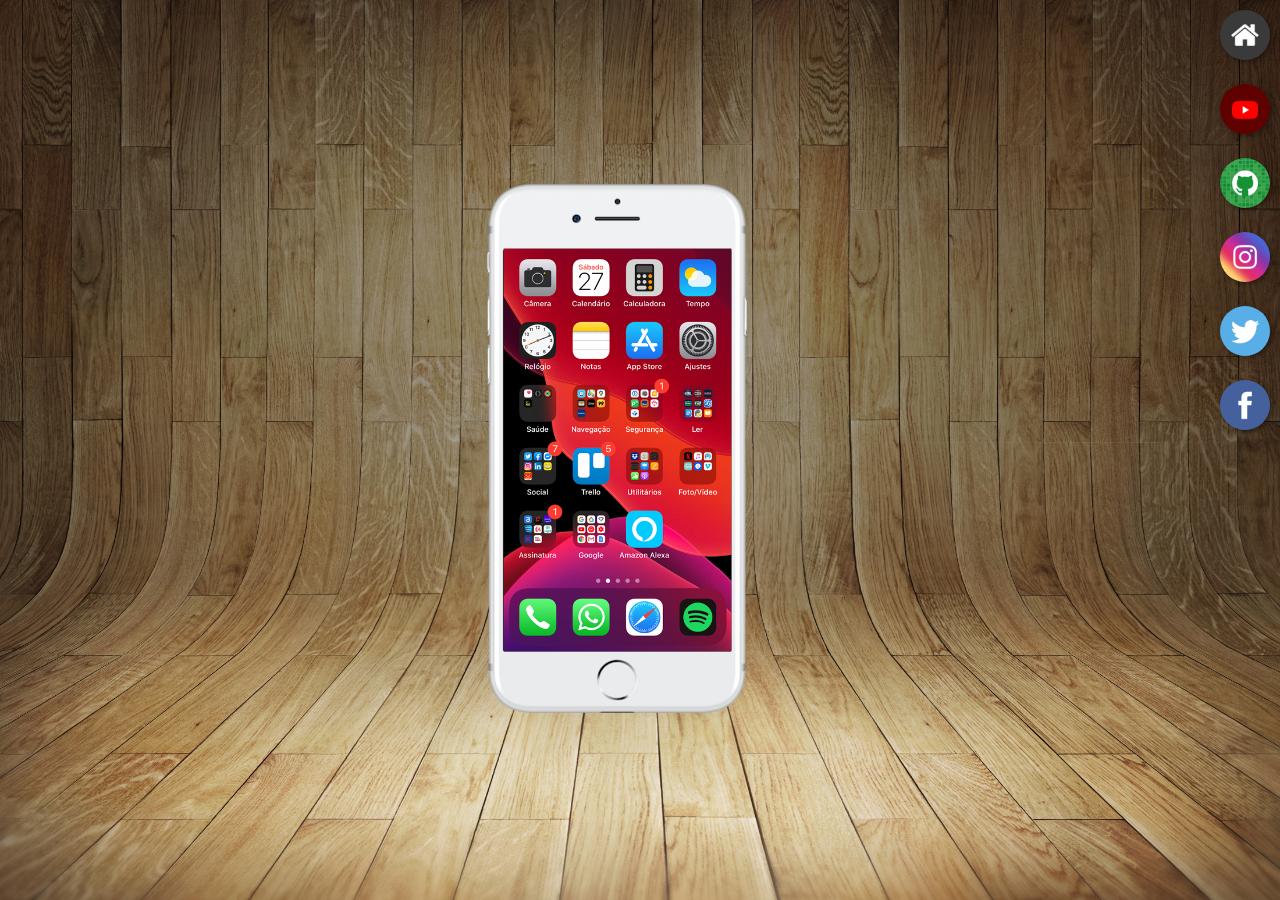
<file: index.html>
<!DOCTYPE html>
<html lang="pt-br">
<head>
    <meta charset="UTF-8">
    <meta http-equiv="X-UA-Compatible" content="IE=edge">
    <meta name="viewport" content="width=device-width, initial-scale=1.0">
    <link rel="shortcut icon" href="favicon.ico" type="image/x-icon">
    <link rel="stylesheet" href="estilos/style.css">
    <title>Projeto Redes Sociais</title>
</head>
<body>
    <main>
        <section id="telefone">
            <iframe src="home.html" name="tela" id="tela" frameborder="0"></iframe>
        </section>

        <section id="redes-sociais">
            <a href="home.html" target="tela"><img src="imagens/logo-home.jpg" alt="Home"></a><br>
            <a href="youtube.html" target="tela"><img src="imagens/logo-youtube.jpg" alt="YouTube"></a><br>
            <a href="github.html" target="tela"><img src="imagens/logo-github.jpg" alt="GitHub"></a><br>
            <a href="instagram.html" target="tela"><img src="imagens/logo-instagram.jpg" alt="Instagram"></a><br>
            <a href="twitter.html" target="tela"><img src="imagens/logo-twitter.jpg" alt="Twitter"></a><br>
            <a href="facebook.html" target="tela"><img src="imagens/logo-facebook.jpg" alt="Facebook"></a>
        </section>
    </main>
</body>
</html>
</file>
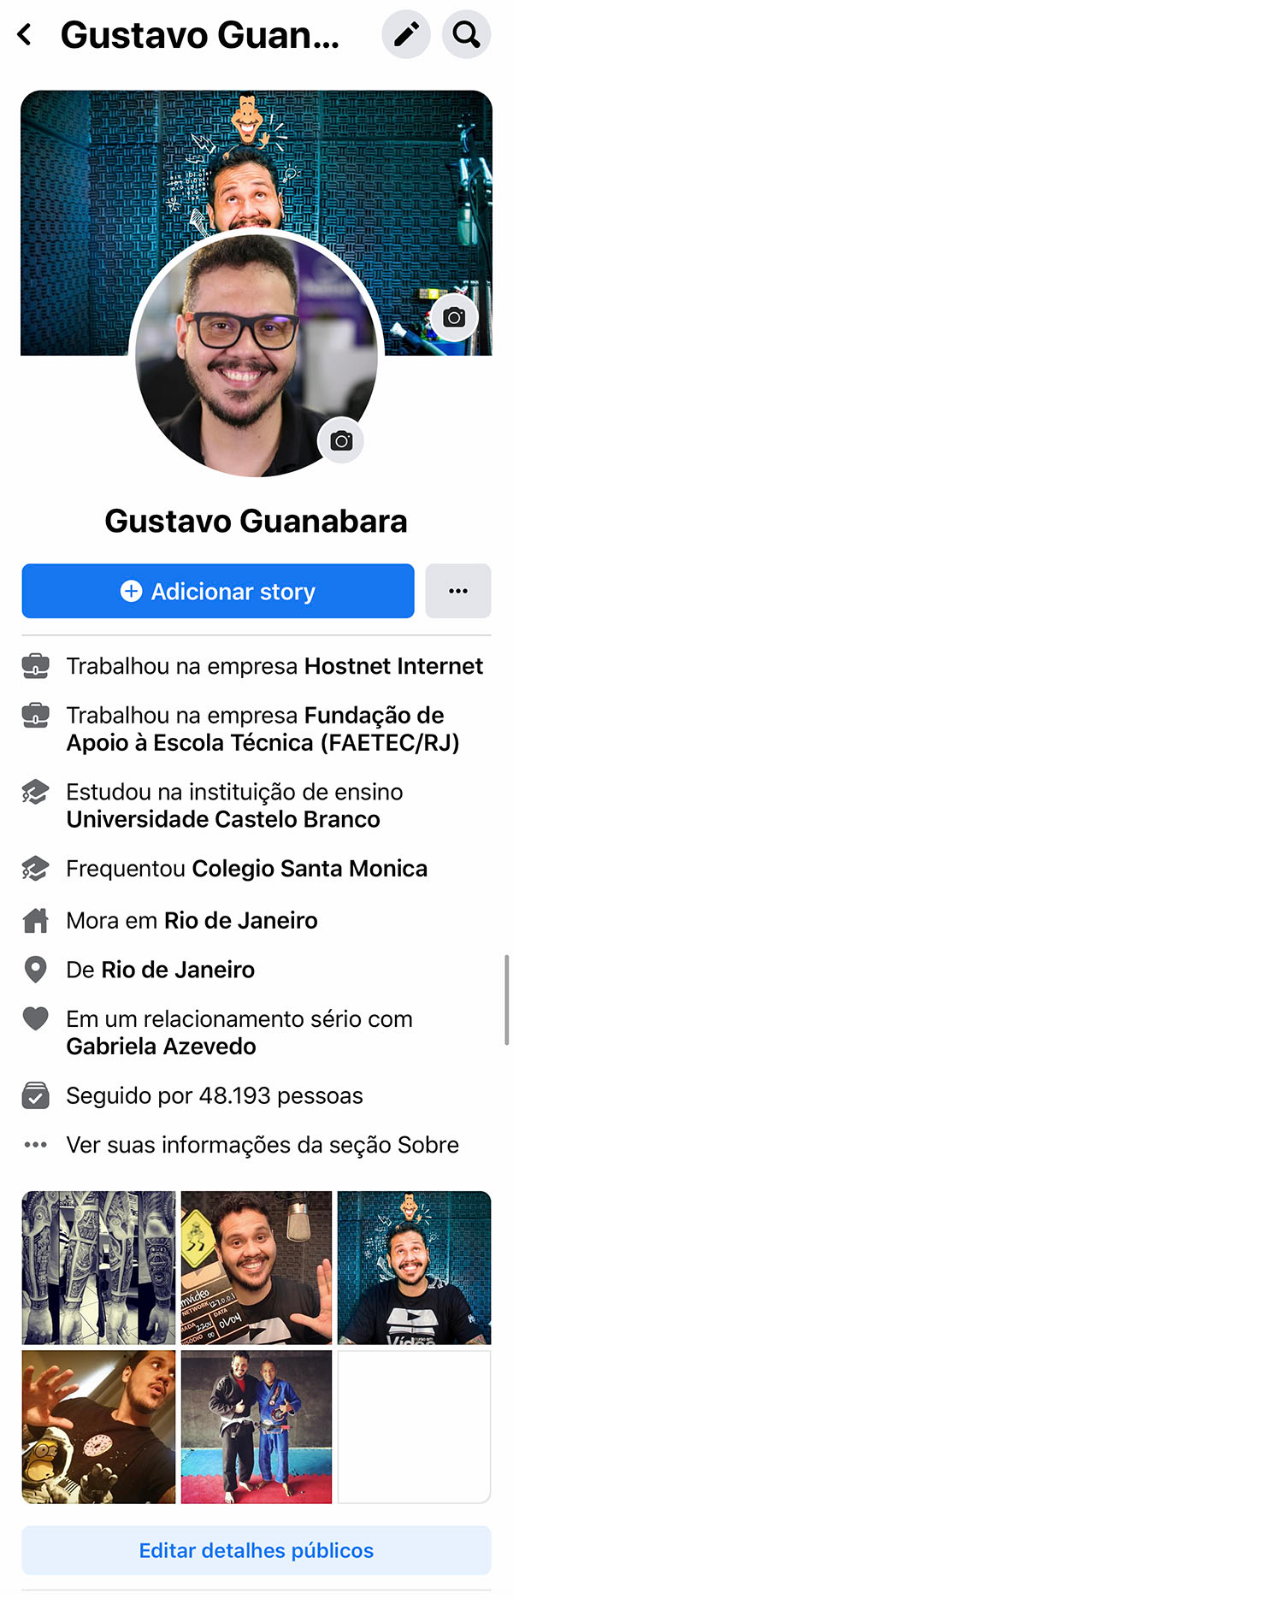
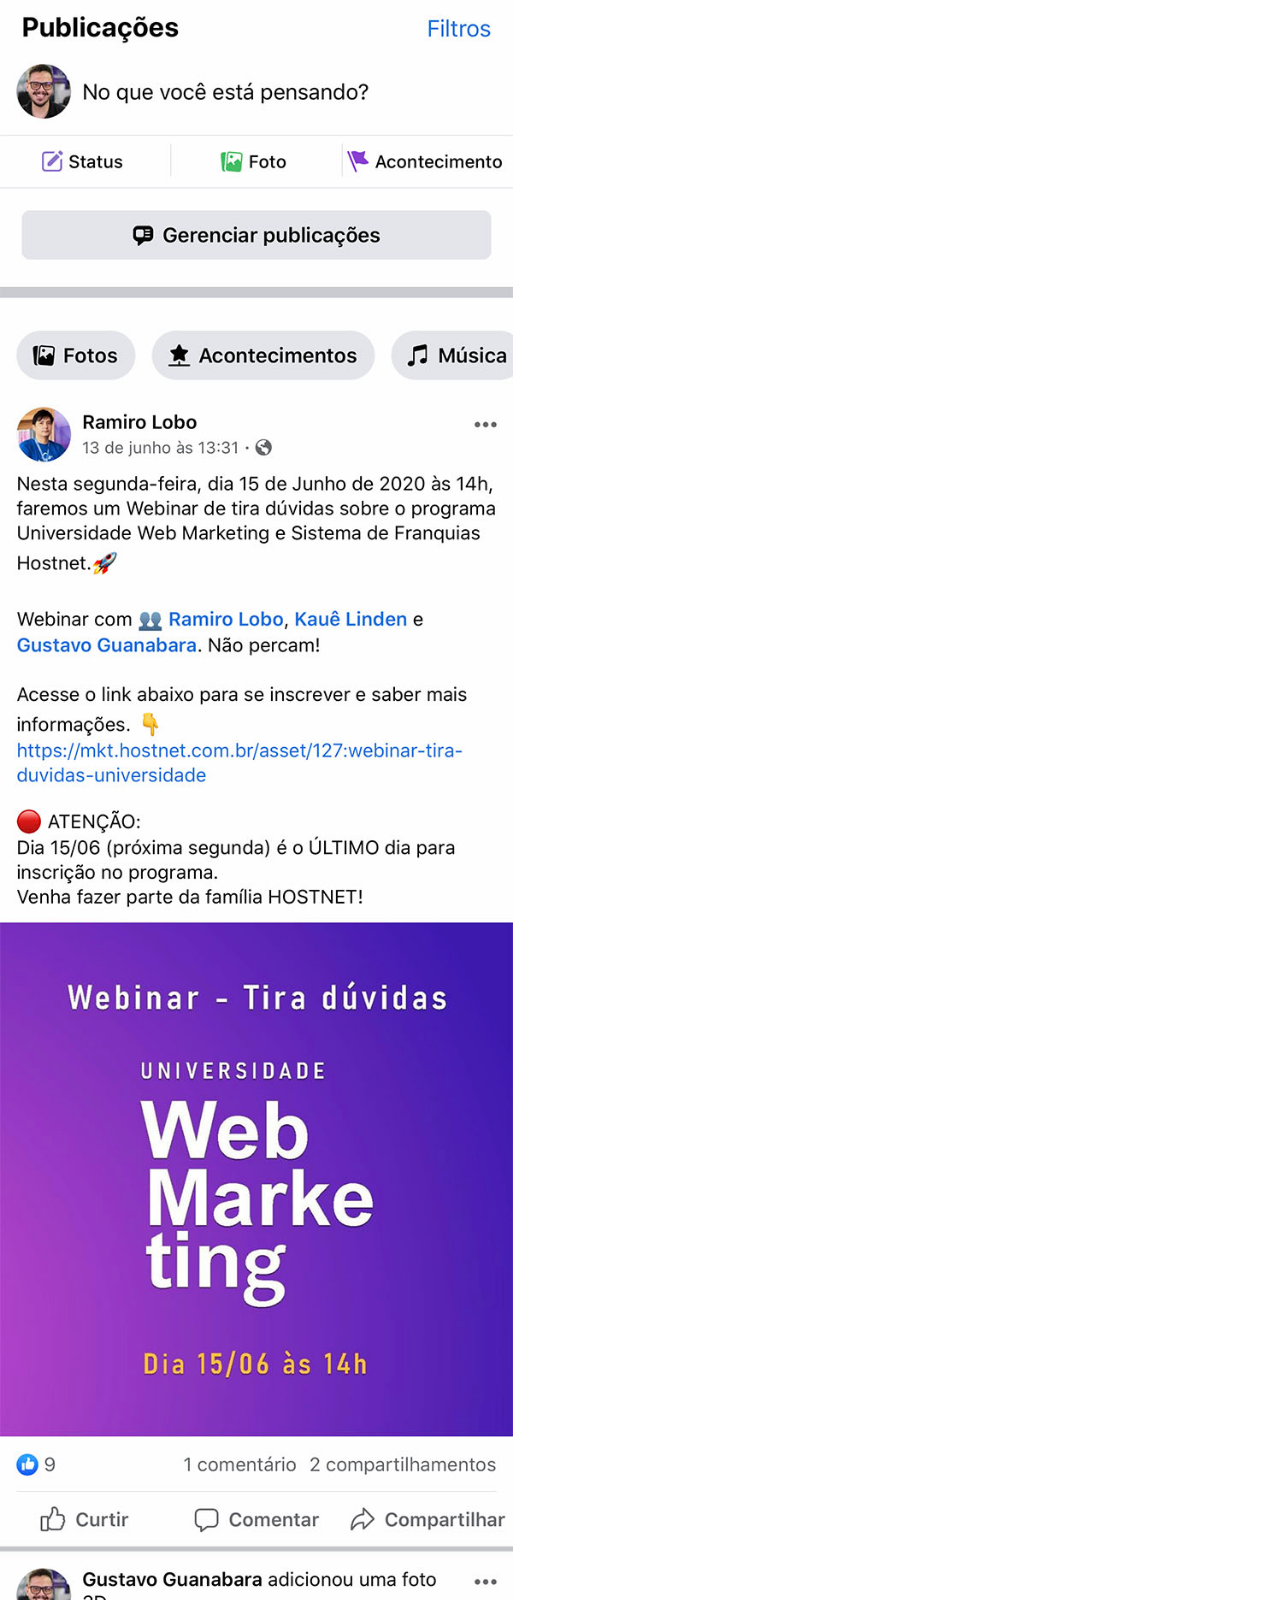
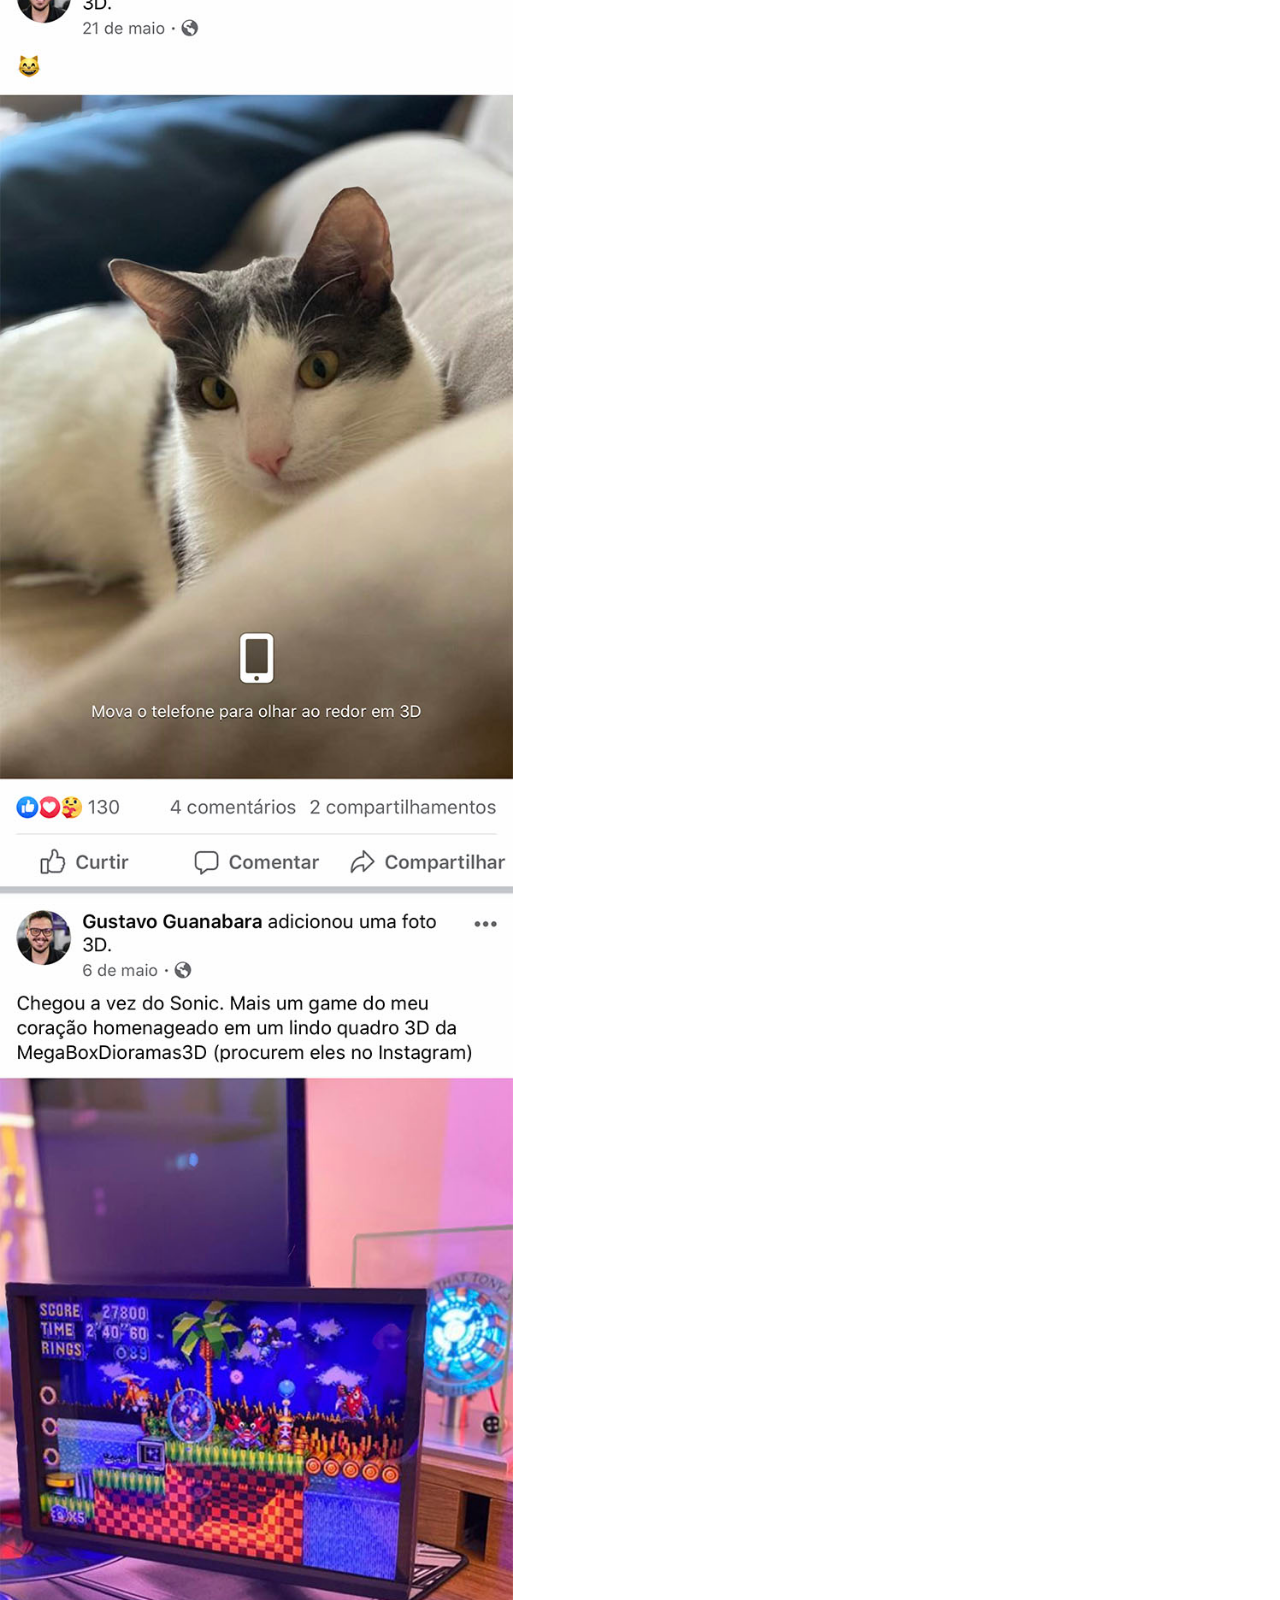
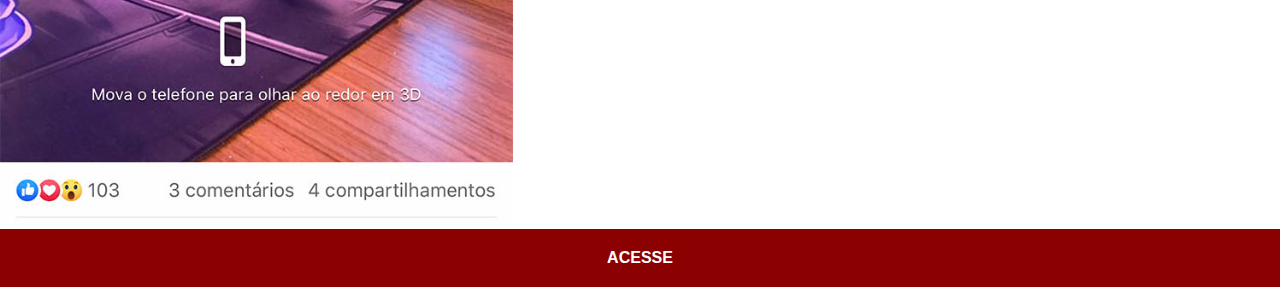
<file: facebook.html>
<!DOCTYPE html>
<html lang="pt-br">
<head>
    <meta charset="UTF-8">
    <meta http-equiv="X-UA-Compatible" content="IE=edge">
    <meta name="viewport" content="width=device-width, initial-scale=1.0">
    <title>Facebook</title>
    <link rel="stylesheet" href="estilos/social.css">
</head>
<body>
    <img src="imagens/tela-facebook.jpg" alt="Facebook">
    <a href="https://www.facebook.com/gustavoguanabara/?locale=pt_BR" target="_blank">ACESSE</a>
</body>
</html>
</file>
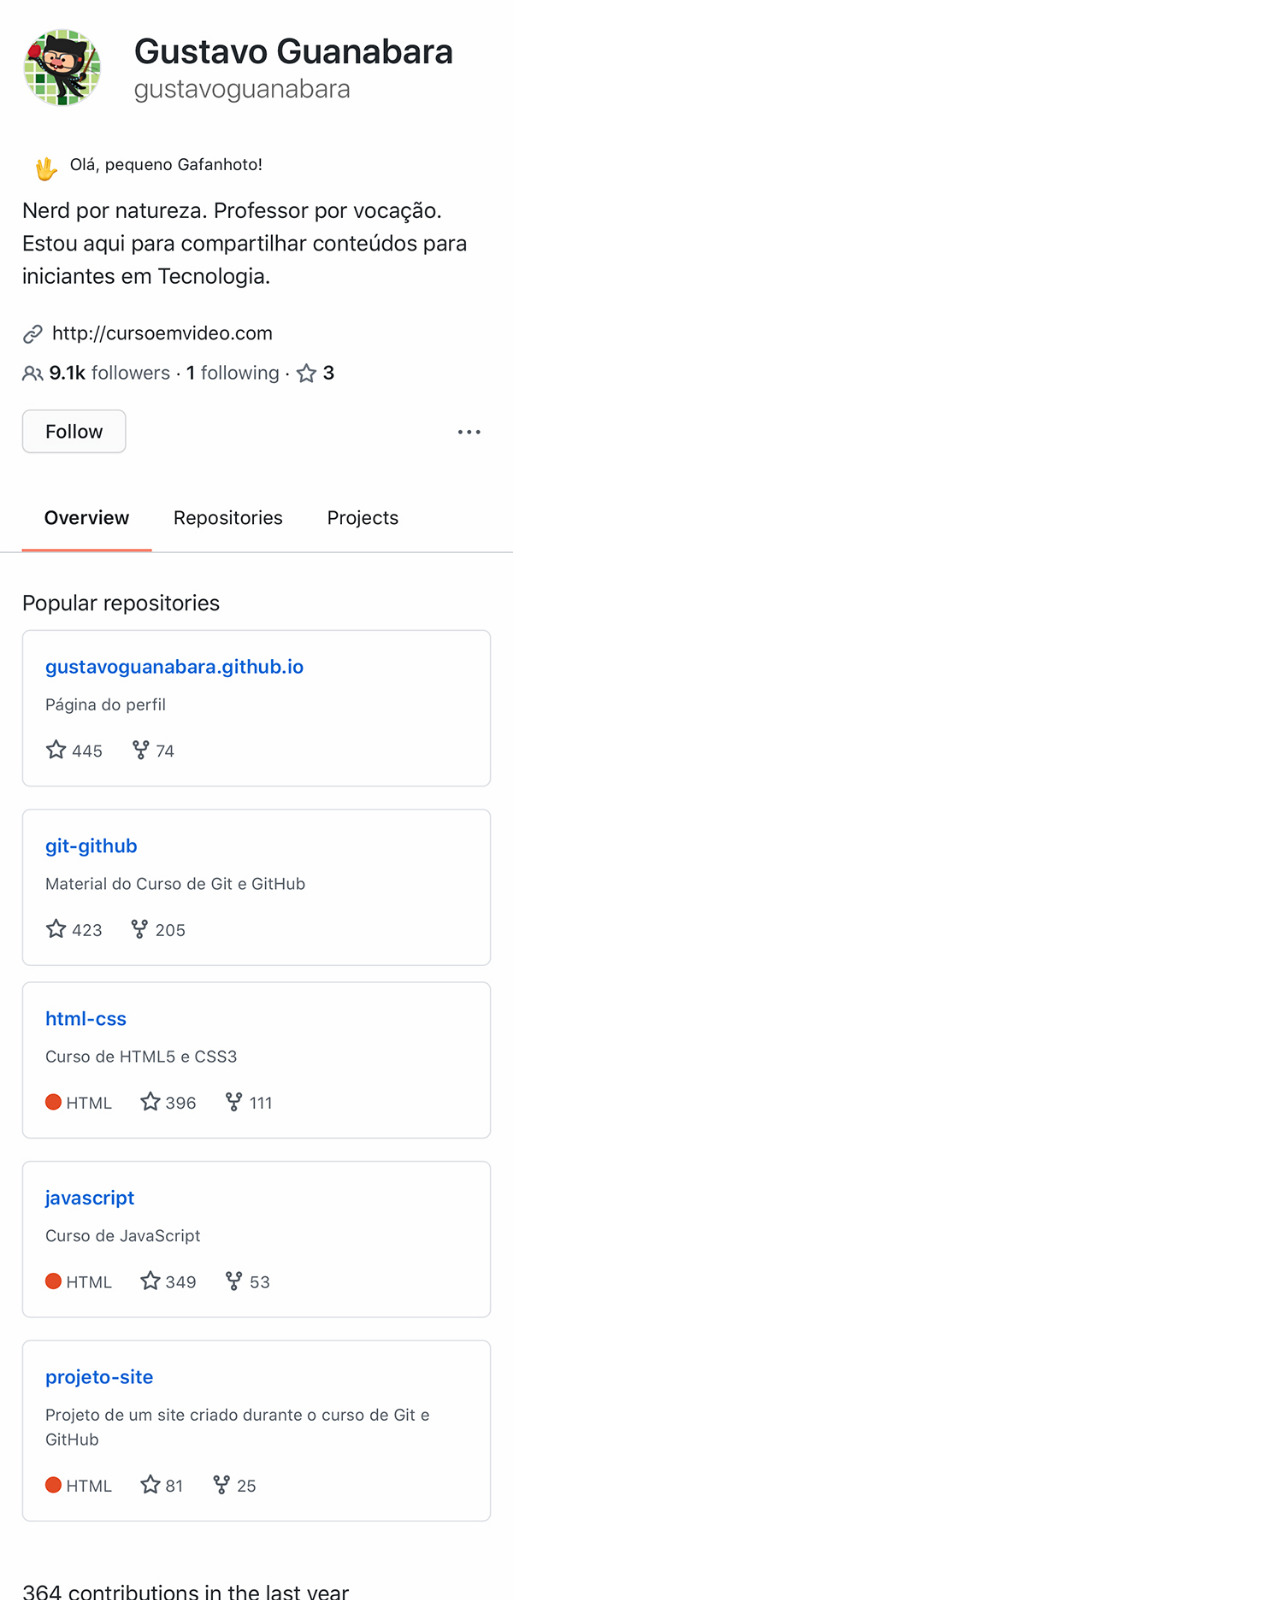
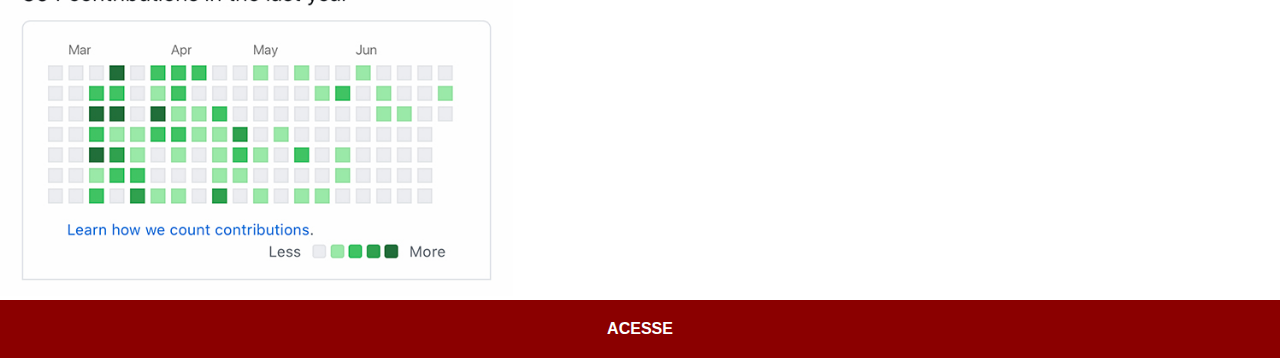
<file: github.html>
<!DOCTYPE html>
<html lang="pt-br">
<head>
    <meta charset="UTF-8">
    <meta http-equiv="X-UA-Compatible" content="IE=edge">
    <meta name="viewport" content="width=device-width, initial-scale=1.0">
    <title>GitHub</title>
    <link rel="stylesheet" href="estilos/social.css">
</head>
<body>
    <img src="imagens/tela-github.jpg" alt="GitHub">
    <a href="https://github.com/araoeduardodev" target="_blank">ACESSE</a>
</body>
</html>
</file>
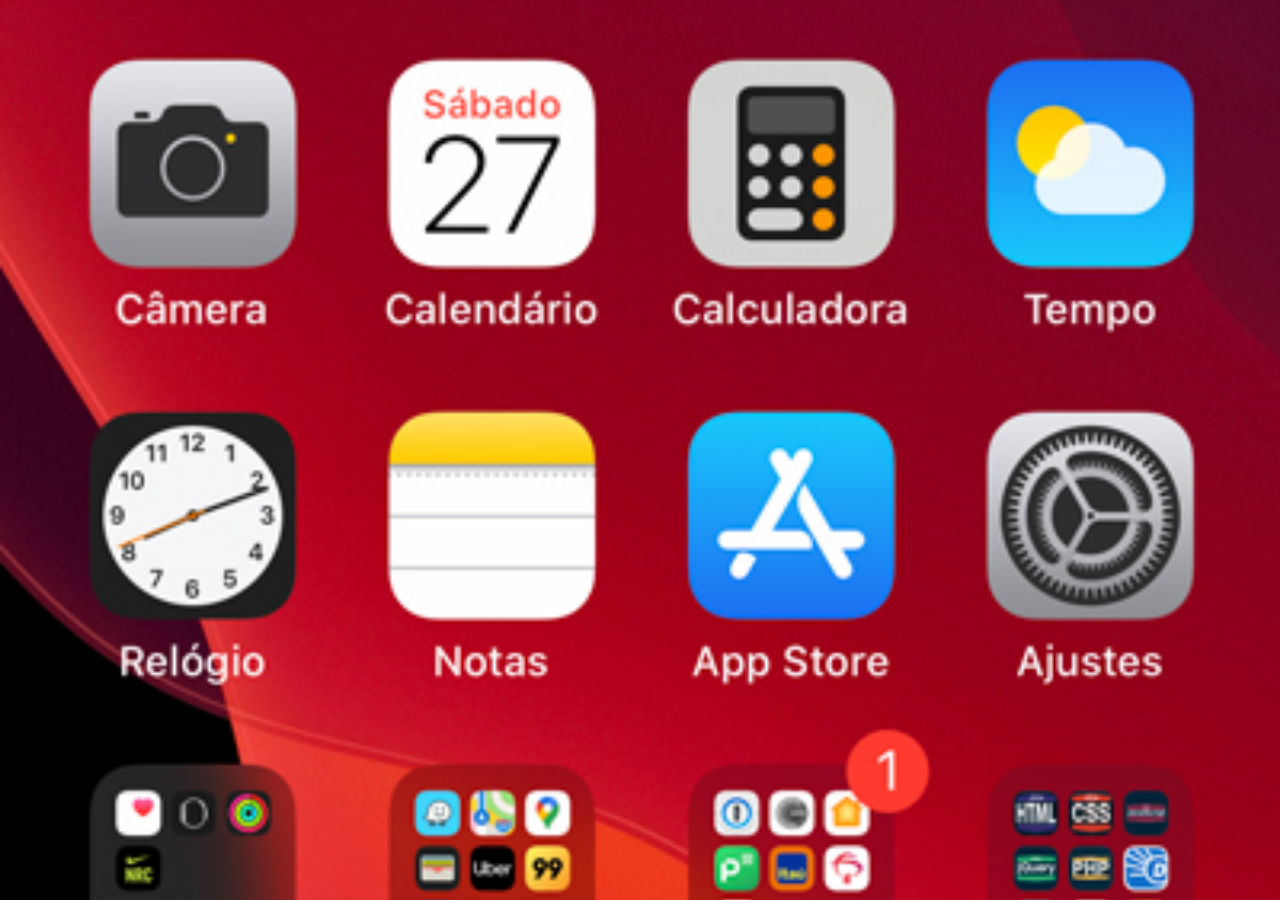
<file: home.html>
<!DOCTYPE html>
<html lang="pt-br">
<head>
    <meta charset="UTF-8">
    <meta http-equiv="X-UA-Compatible" content="IE=edge">
    <meta name="viewport" content="width=device-width, initial-scale=1.0">
    <title>Home</title>
</head>
<style>
    * {
        margin: 0px;
        padding: 0px;
    }

    body {
        width: 100vw;
        height: 100vh;
        background: black url('imagens/tela-home.jpg') no-repeat top center;
        background-size: cover;
        /*Esse "cover" foi necessário para que a imagem ocupe o tamanho certinho da tela depois de ajeitar posição, tamanho e largura no CSS. Pra entender melhor, retire ele.*/
    }
</style>
<body>
    
</body>
</html>
</file>
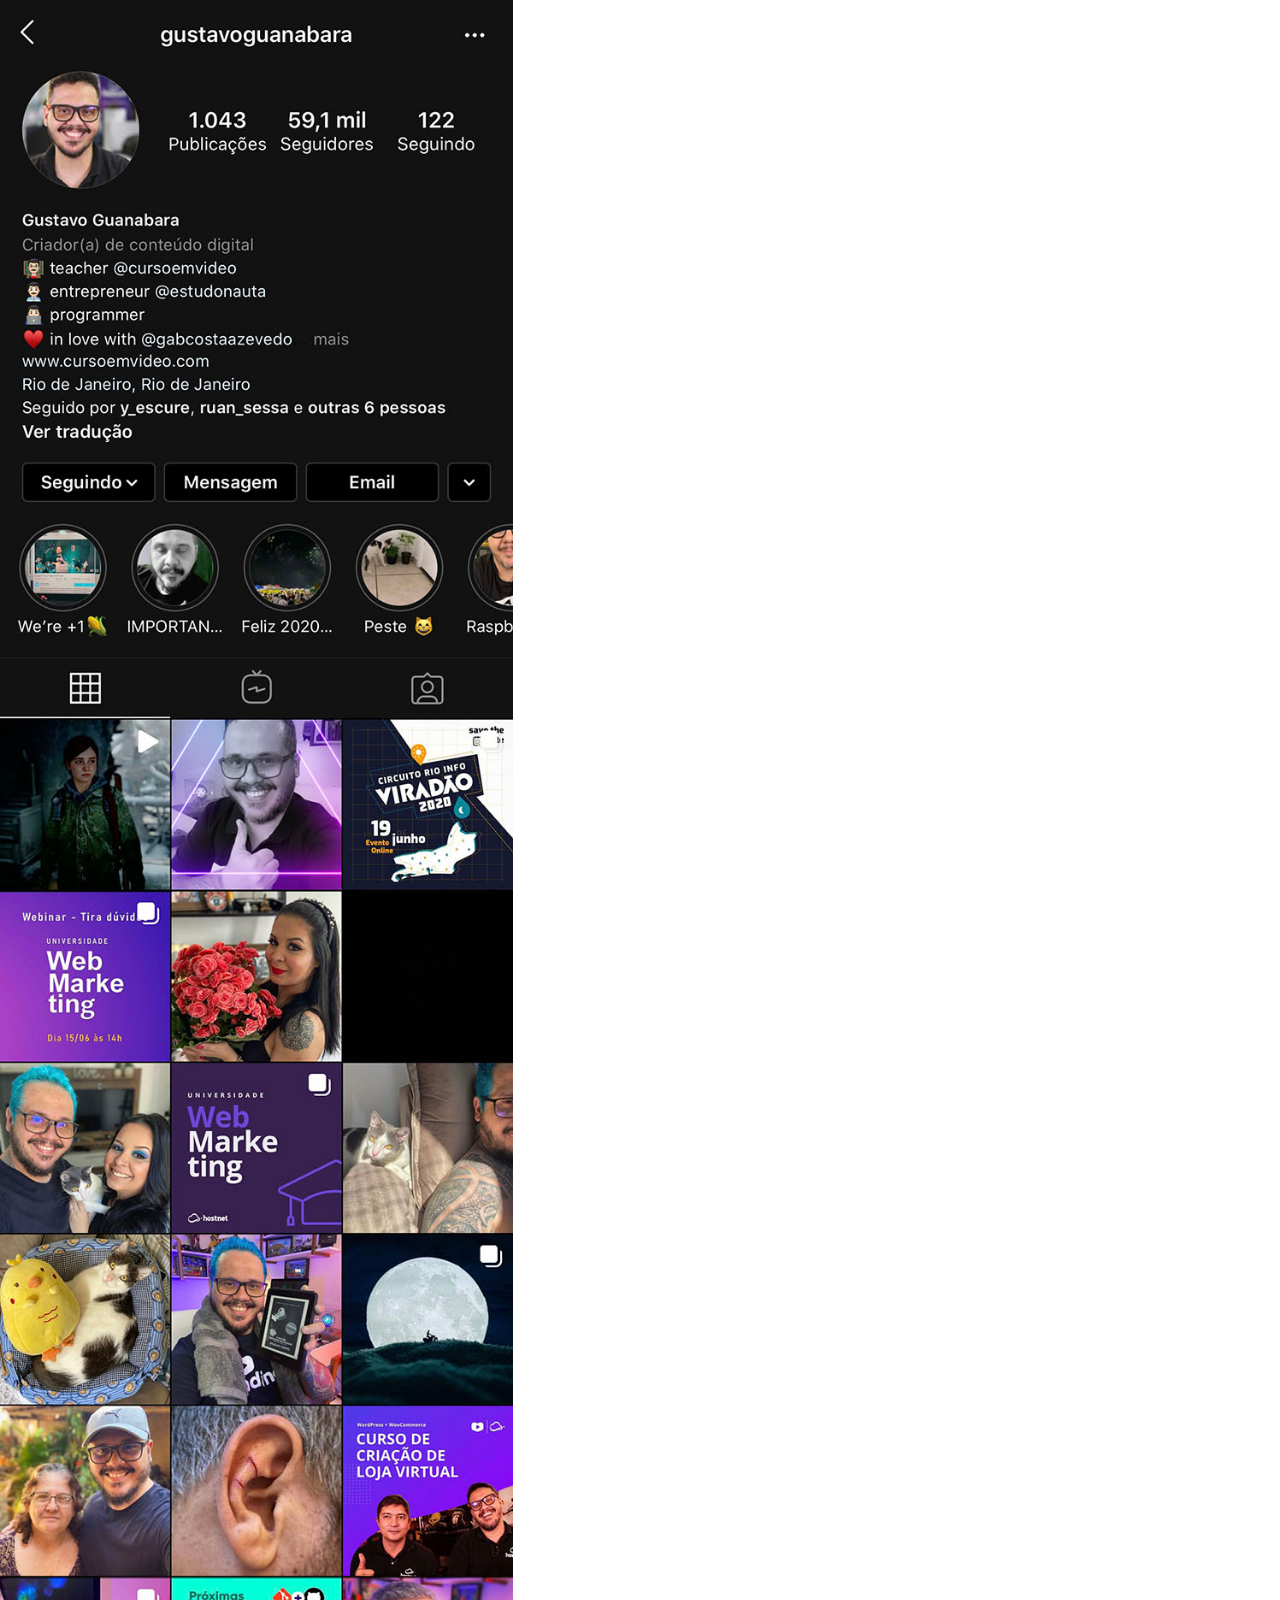
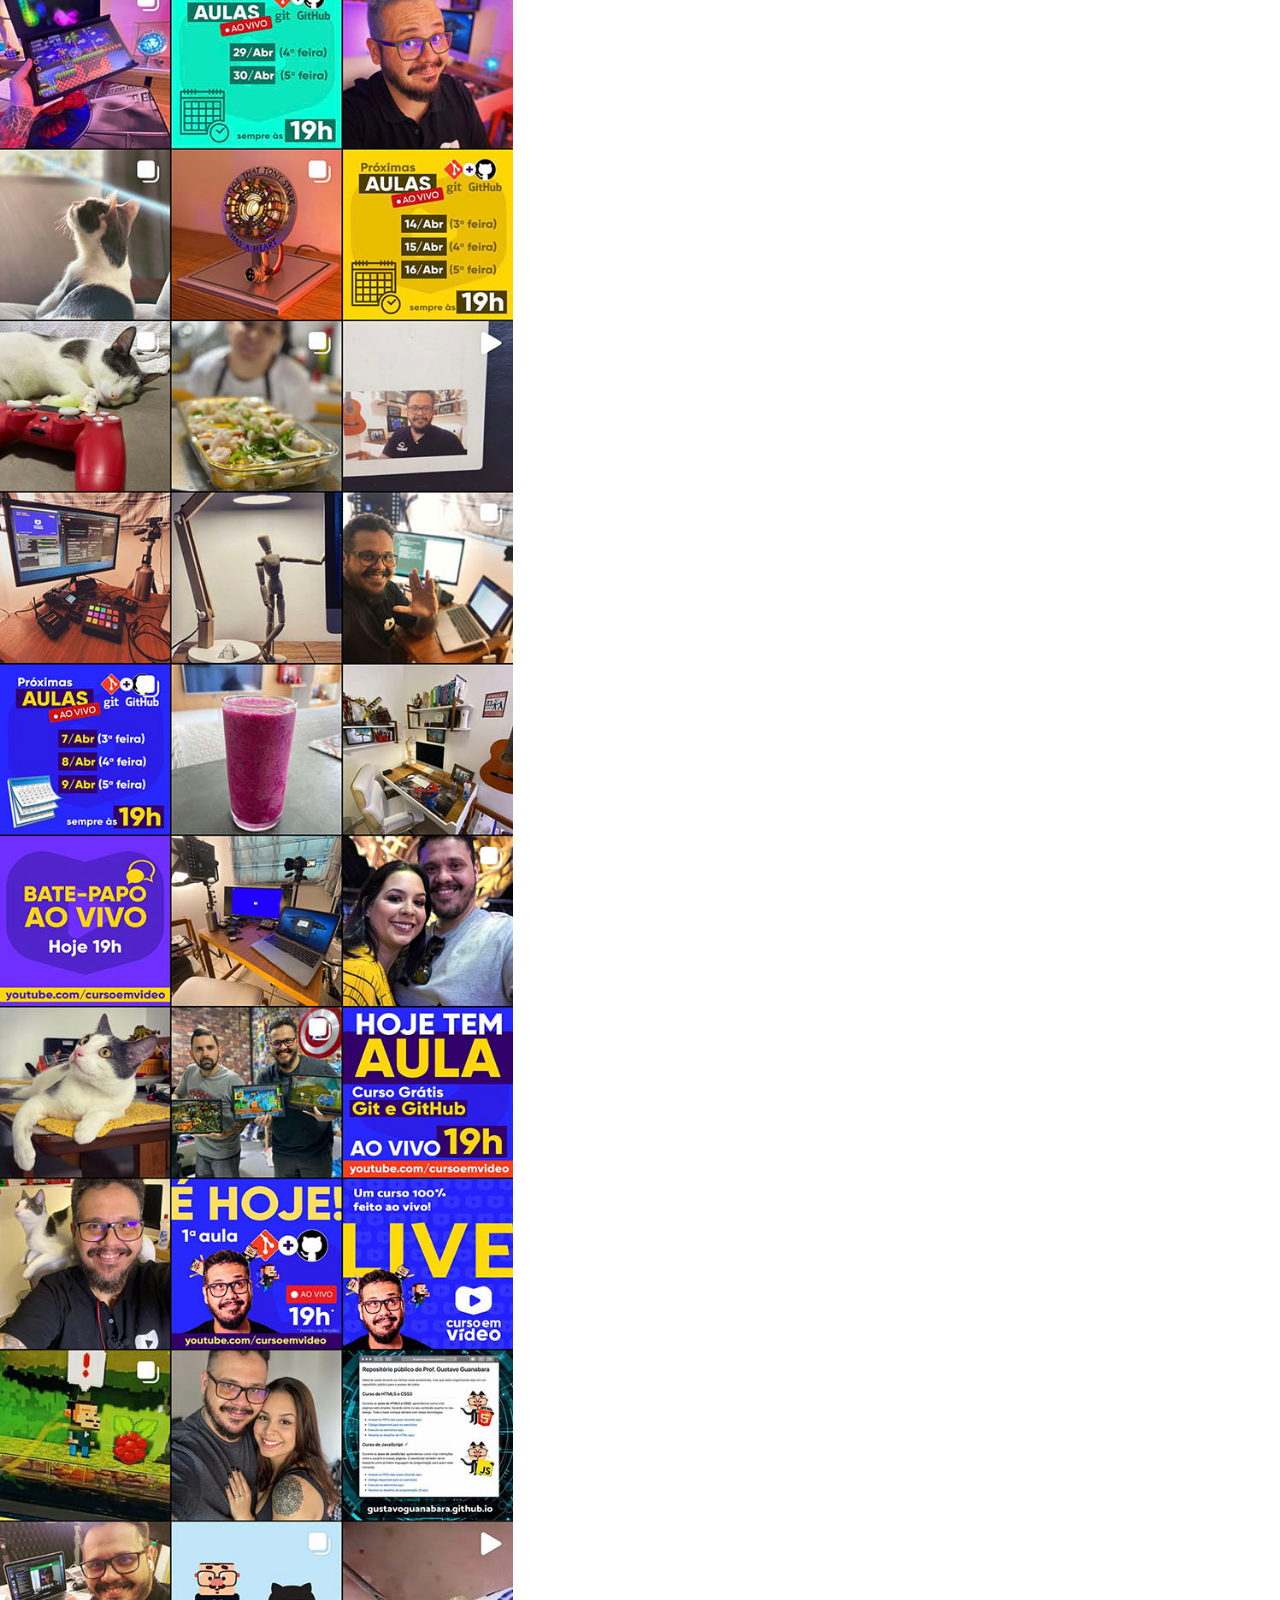
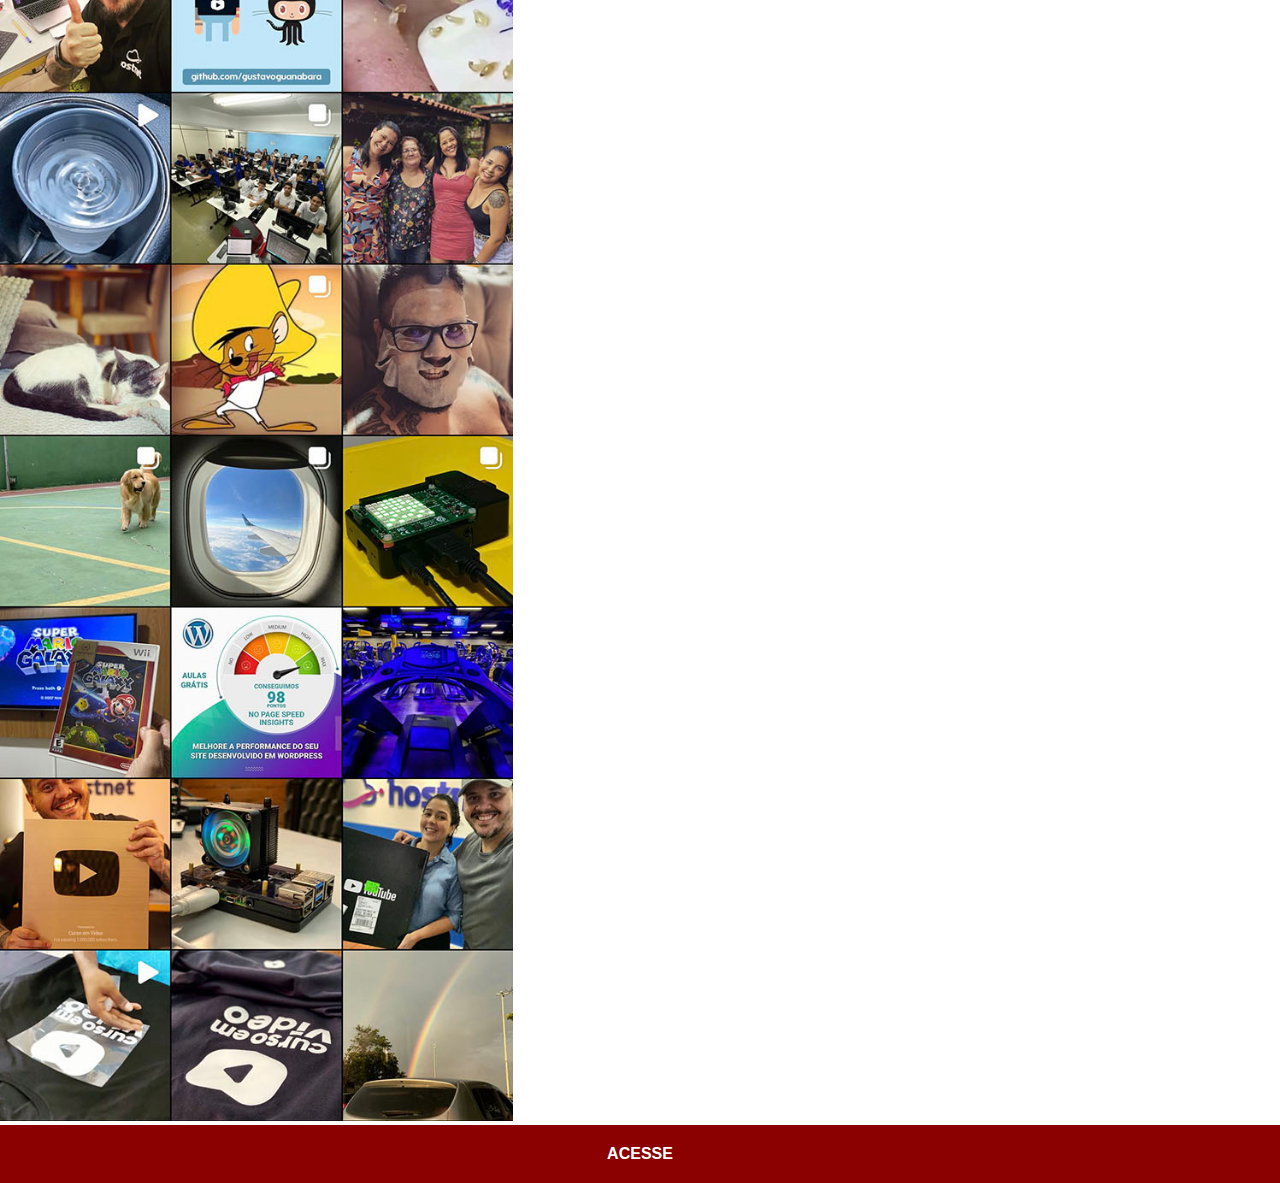
<file: instagram.html>
<!DOCTYPE html>
<html lang="pt-br">
<head>
    <meta charset="UTF-8">
    <meta http-equiv="X-UA-Compatible" content="IE=edge">
    <meta name="viewport" content="width=device-width, initial-scale=1.0">
    <title>Instagram</title>
    <link rel="stylesheet" href="estilos/social.css">
</head>
<body>
    <img src="imagens/tela-instagram.jpg" alt="Instagram">
    <a href="https://www.instagram.com/eduardoar40/" target="_blank">ACESSE</a>
</body>
</html>
</file>
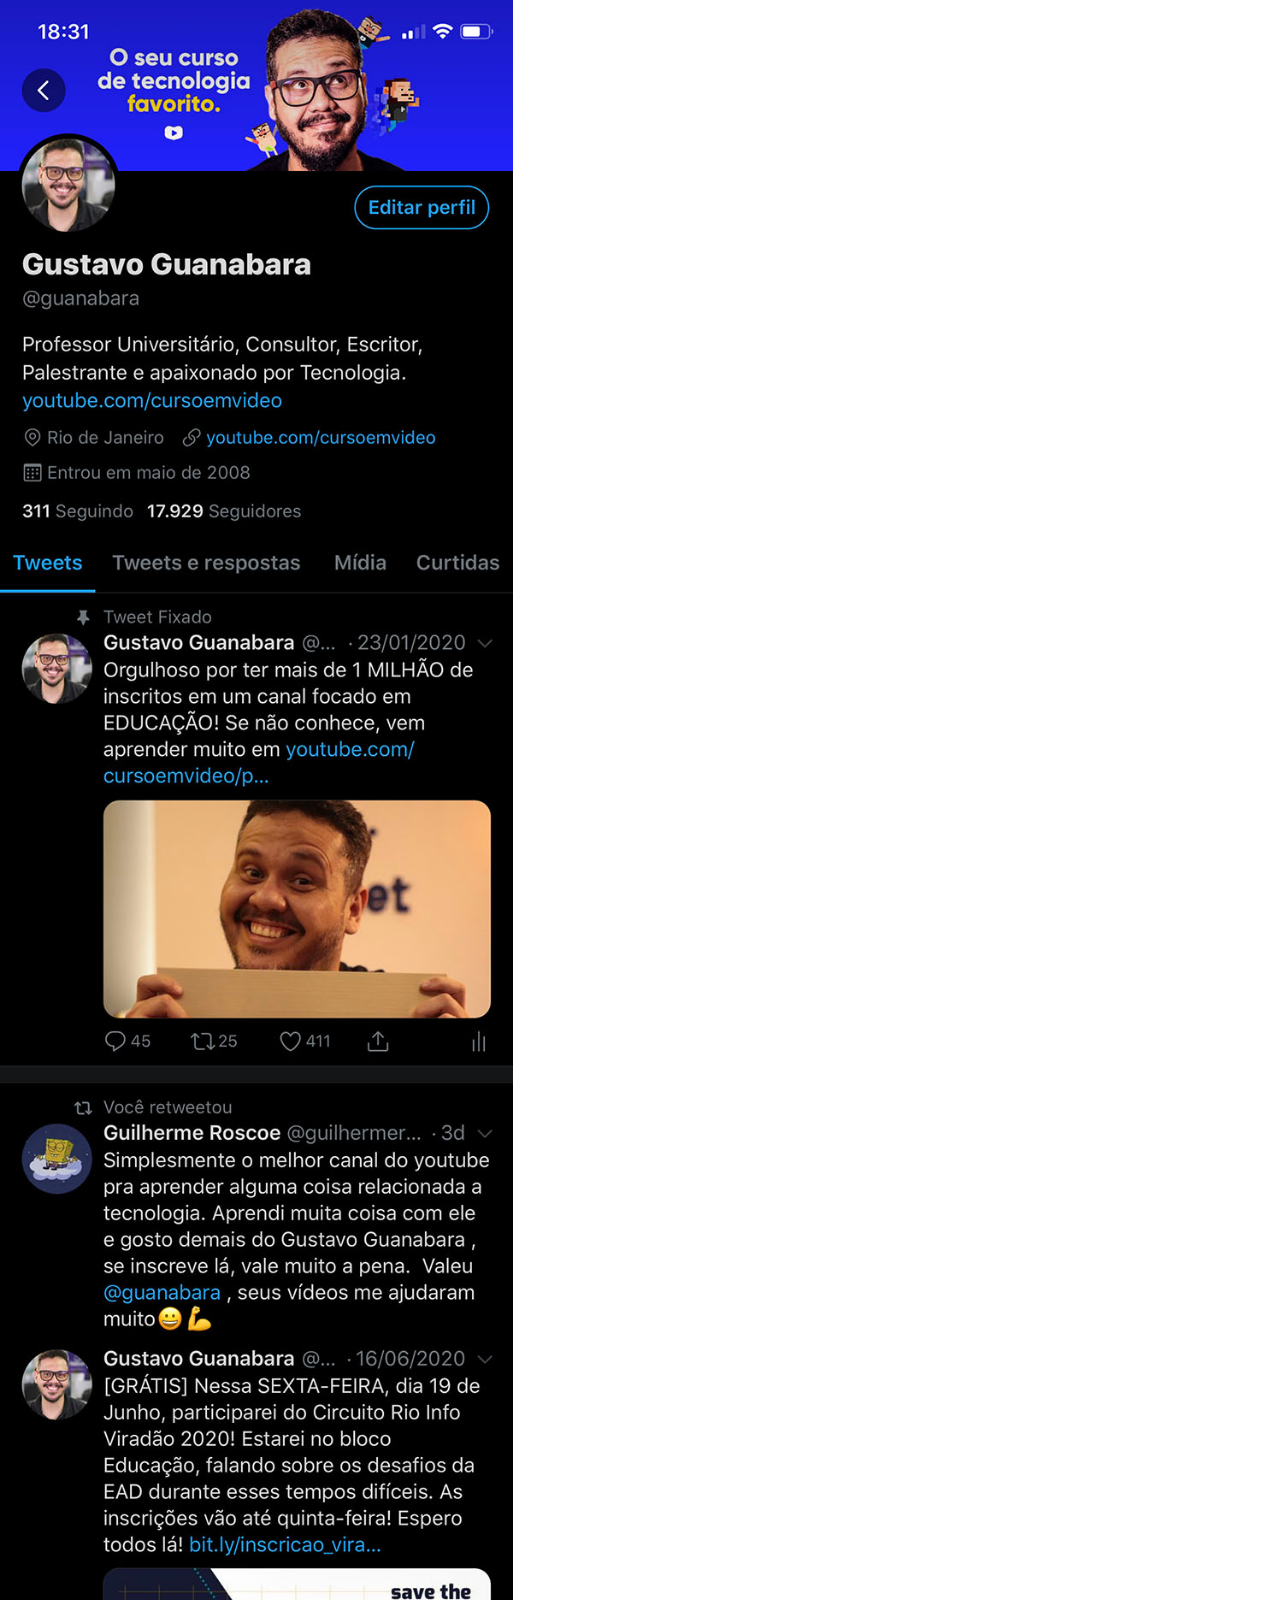
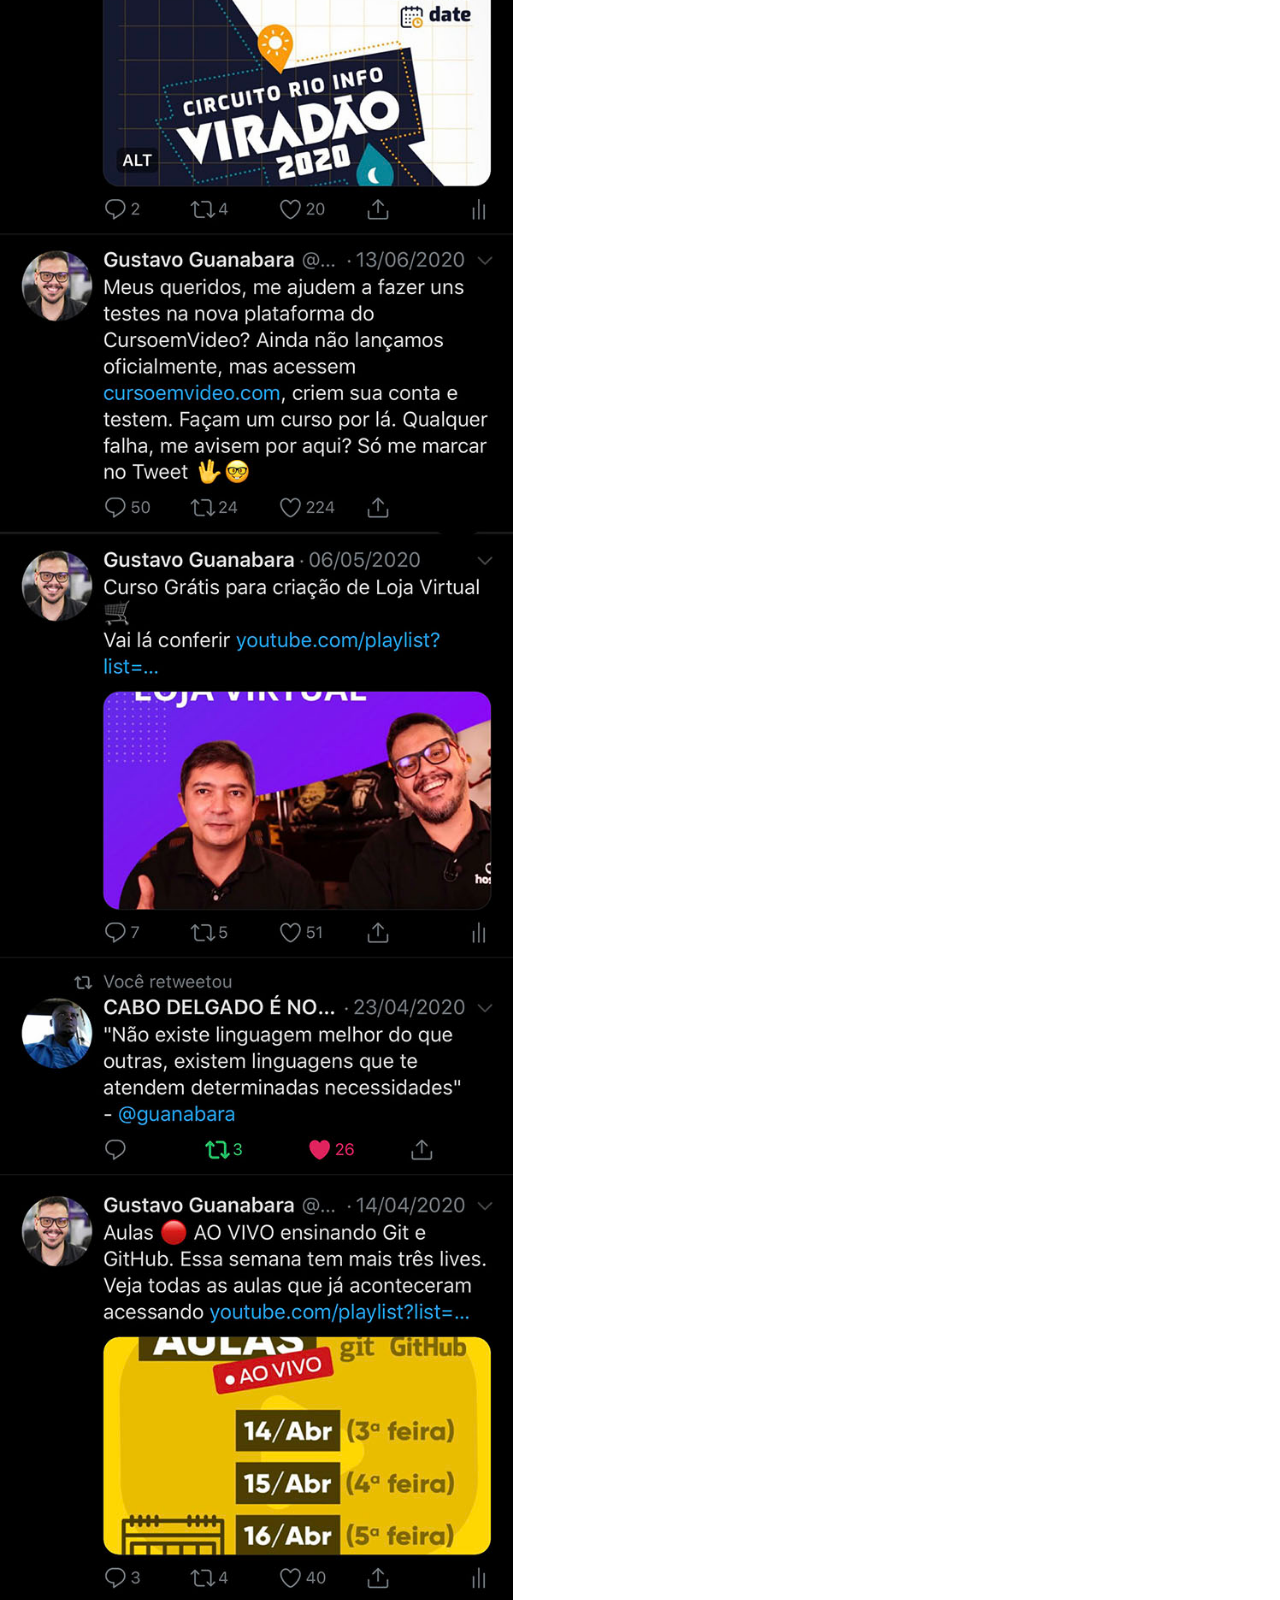
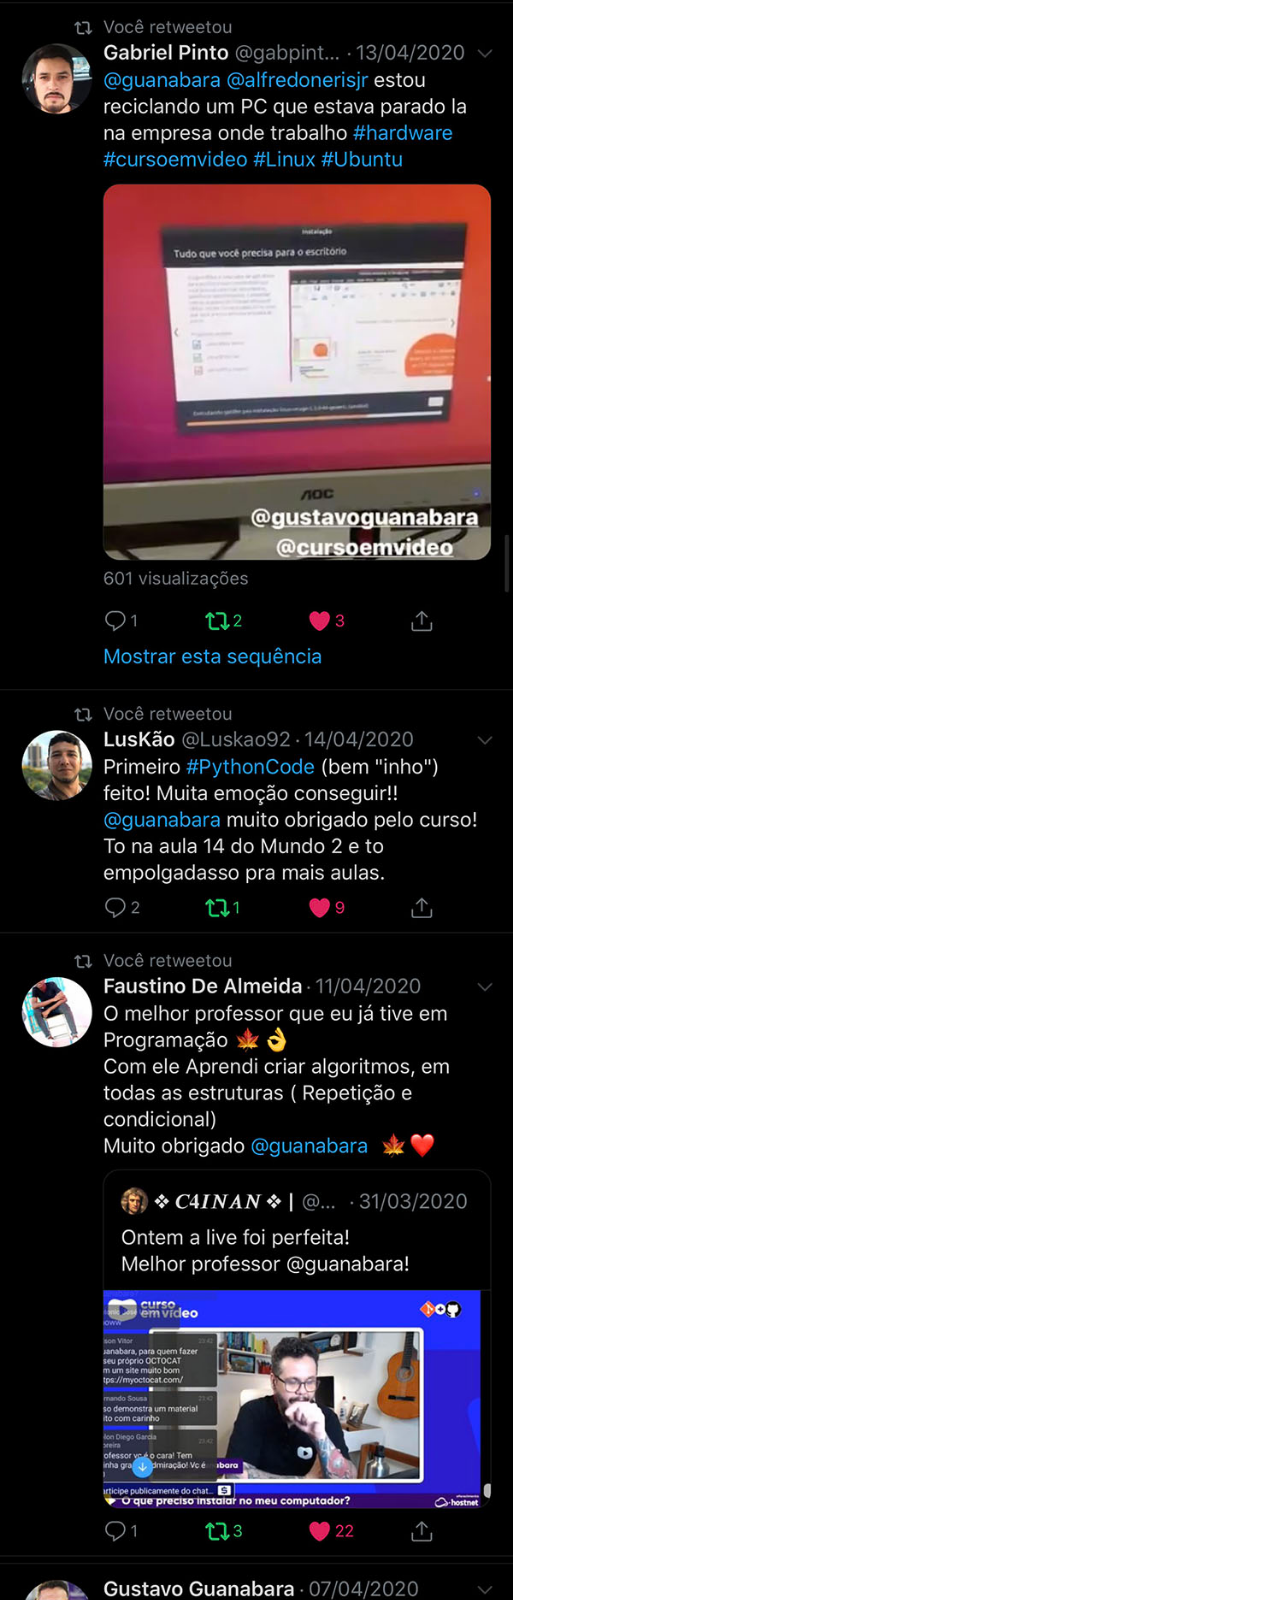
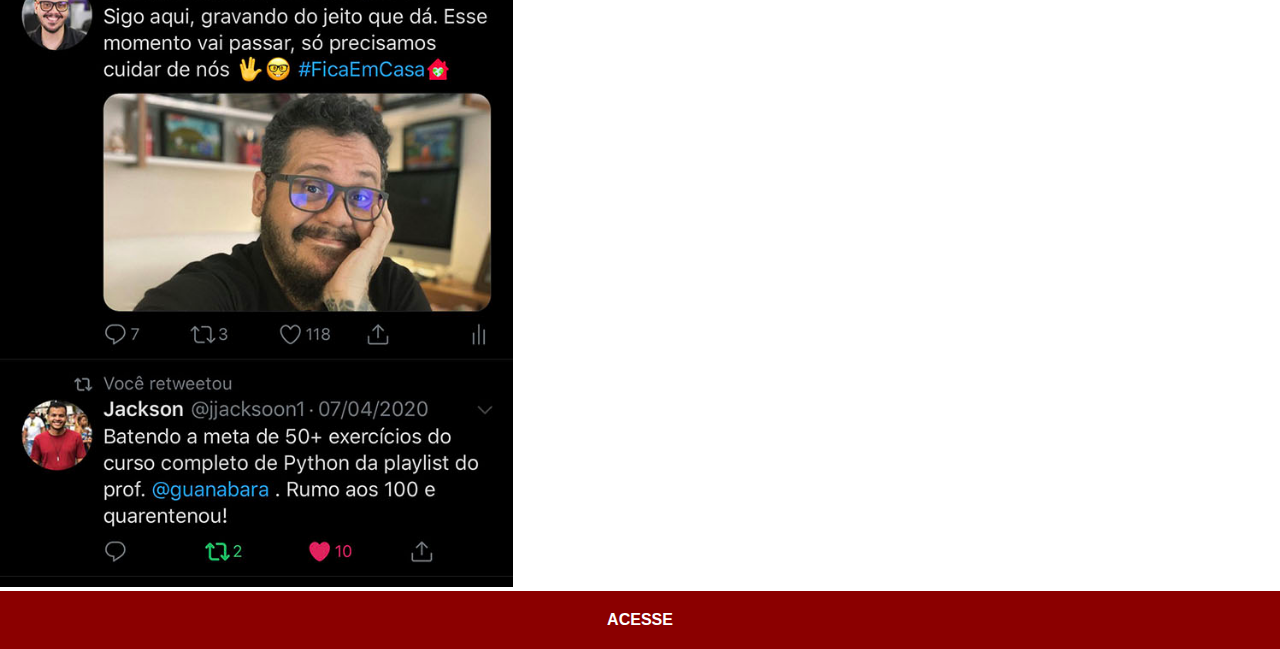
<file: twitter.html>
<!DOCTYPE html>
<html lang="pt-br">
<head>
    <meta charset="UTF-8">
    <meta http-equiv="X-UA-Compatible" content="IE=edge">
    <meta name="viewport" content="width=device-width, initial-scale=1.0">
    <title>Twitter</title>
    <link rel="stylesheet" href="estilos/social.css">
</head>
<body>
    <img src="imagens/tela-twitter.jpg" alt="Twitter">
    <a href="https://twitter.com/guanabara" target="_blank">ACESSE</a>
</body>
</html>
</file>
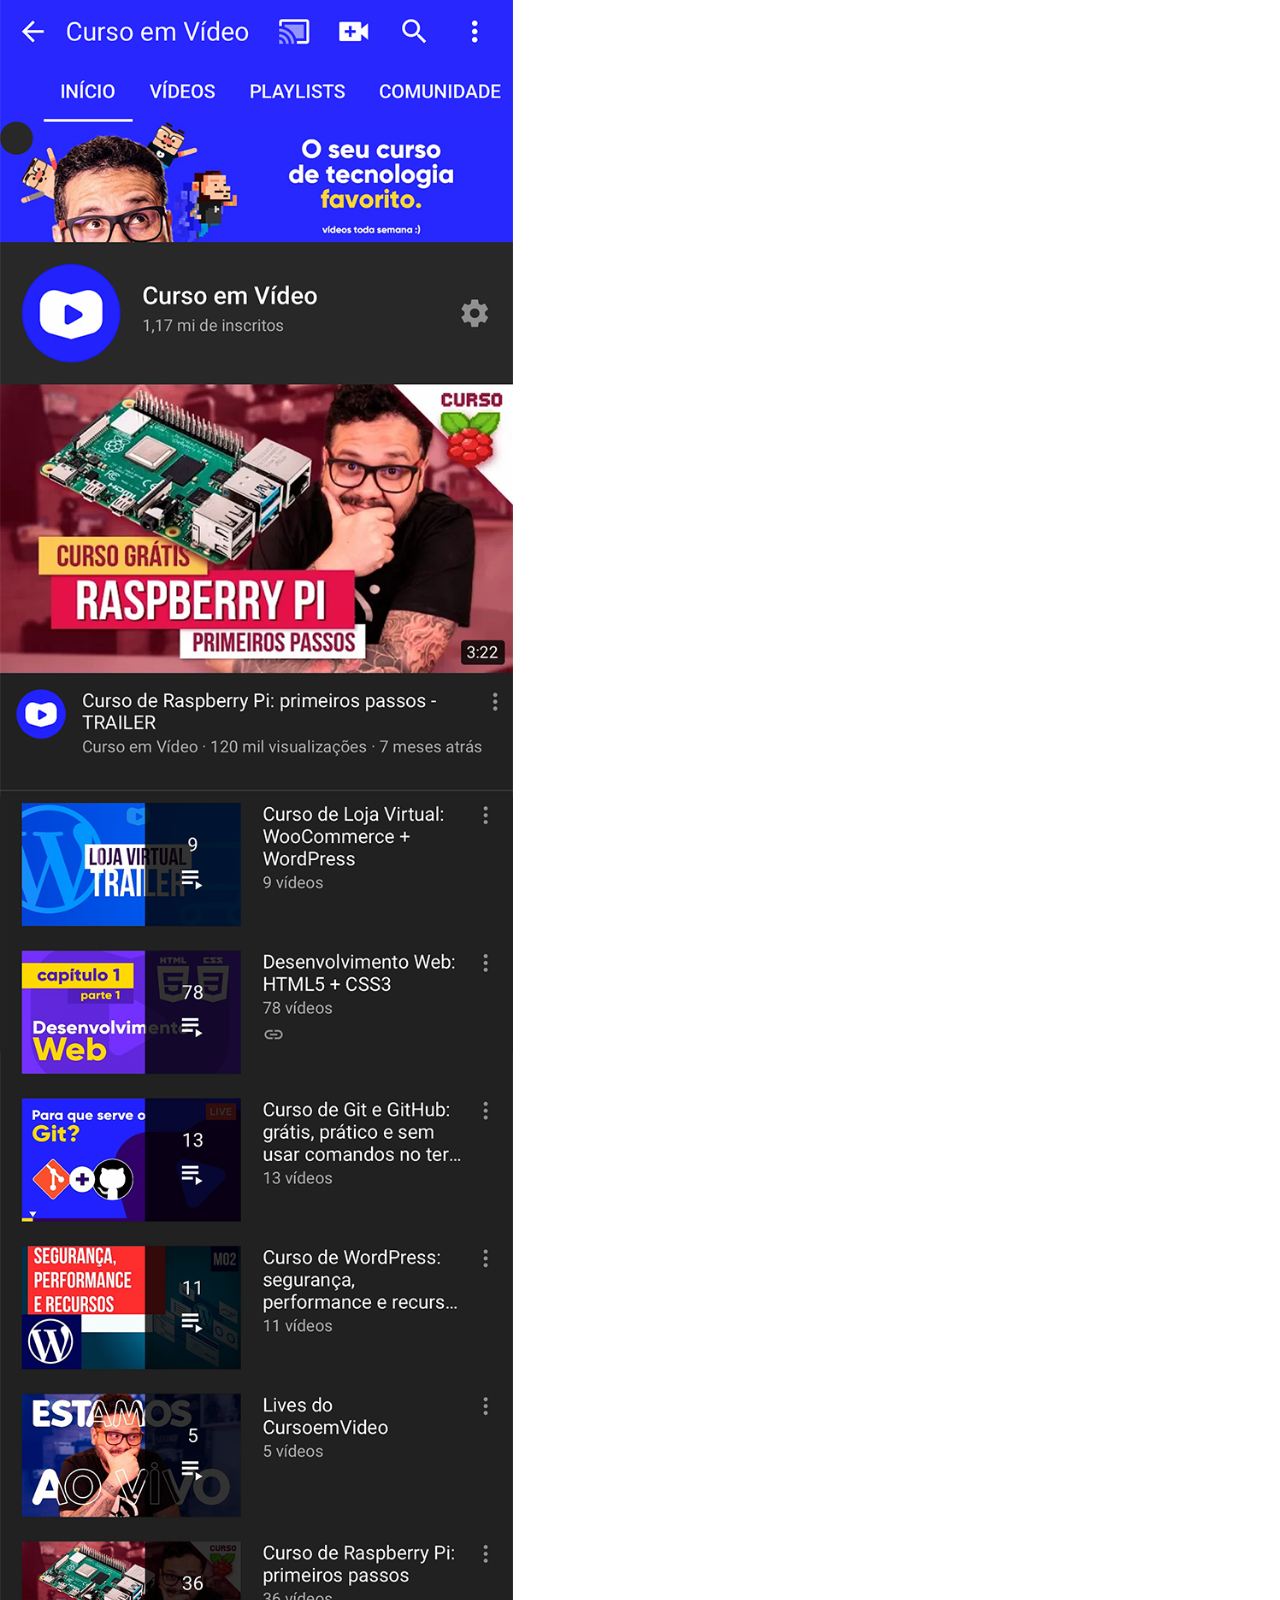
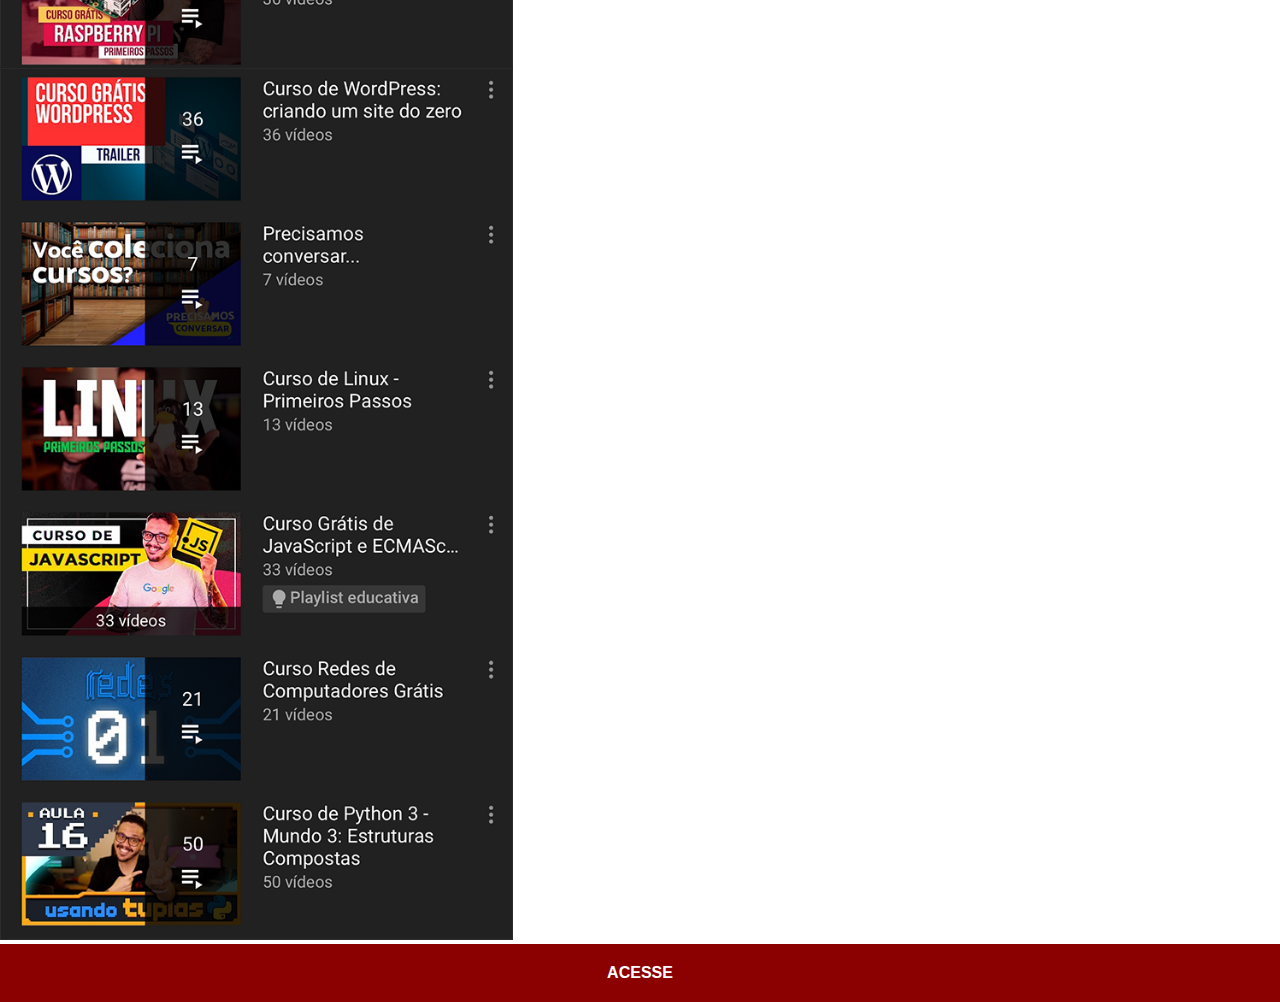
<file: youtube.html>
<!DOCTYPE html>
<html lang="pt-br">
<head>
    <meta charset="UTF-8">
    <meta http-equiv="X-UA-Compatible" content="IE=edge">
    <meta name="viewport" content="width=device-width, initial-scale=1.0">
    <title>YouTube</title>
    <link rel="stylesheet" href="estilos/social.css">
</head>
<body>
    <img src="imagens/tela-youtube.png" alt="YouTube">
    <a href="https://www.youtube.com/user/cursoemvideo/playlists" target="_blank">ACESSE</a>
</body>
</html>
</file>
<file: estilos/style.css>
@charset "UTF-8";

* {
    margin: 0px;
    padding: 0px;
}

html, body {
    background-color: black;
}

body {
    background: url('../imagens/fundo-madeira.jpg') no-repeat top center;
    background-size: cover;
    background-attachment: fixed;
}

main {
    position: relative;
    height: 100vh;
}

section#telefone {
    /*POSICIONANDO EXATAMENTE NO MEIO*/
    position: absolute;
    top: 50%;
    left: 50%;
    transform: translate(-50%, -50%);

    height: 537px;
    width: 311px;
    background: url('../imagens/frame-iphone.png') no-repeat;
    background-size: 265px;
}

iframe#tela {
    /*Primeiro ajustar a posição top e left*/
    position: relative;
    top: 67.1px;
    left: 19.16px;
    /*Depois ajustar a largura e altura pra os outros lados*/
    width: 228px;
    height: 403px;
}

section#redes-sociais {
    text-align: right;
}

section#redes-sociais img {
    width: 50px;
    height: 50px;
    margin: 10px;
    border-radius: 50%;
    box-shadow: 2px 2px 5px rgba(0, 0, 0, 0.400);
    
    box-sizing: border-box;
    /*para que a borda fique dentro da caixa individualmente antes de mandar mexer com o hover*/
}

section#redes-sociais img:hover {
    border: 2px solid rgba(255, 255, 255, 0.637);
    transform: translate(-3px, -3px);
    box-shadow: 5px 5px 10px rgba(0, 0, 0, 0.623);
    transition: transform .3s, border 1s;
}
</file>
<file: estilos/social.css>
@charset "UTF-8";

* {
    margin: 0px;
    padding: 0px;
    font-family: Arial, Helvetica, sans-serif;
}

::-webkit-scrollbar {
    width: 0px;
    height: 0px;
}

img {
    width: 57vh;
}

a {
    display: block;
    background-color: darkred;
    color: white;
    padding: 20px;
    text-align: center;
    font-weight: bolder;
    text-decoration: none;
}

a:hover {
    background-color: red;
}
</file>
